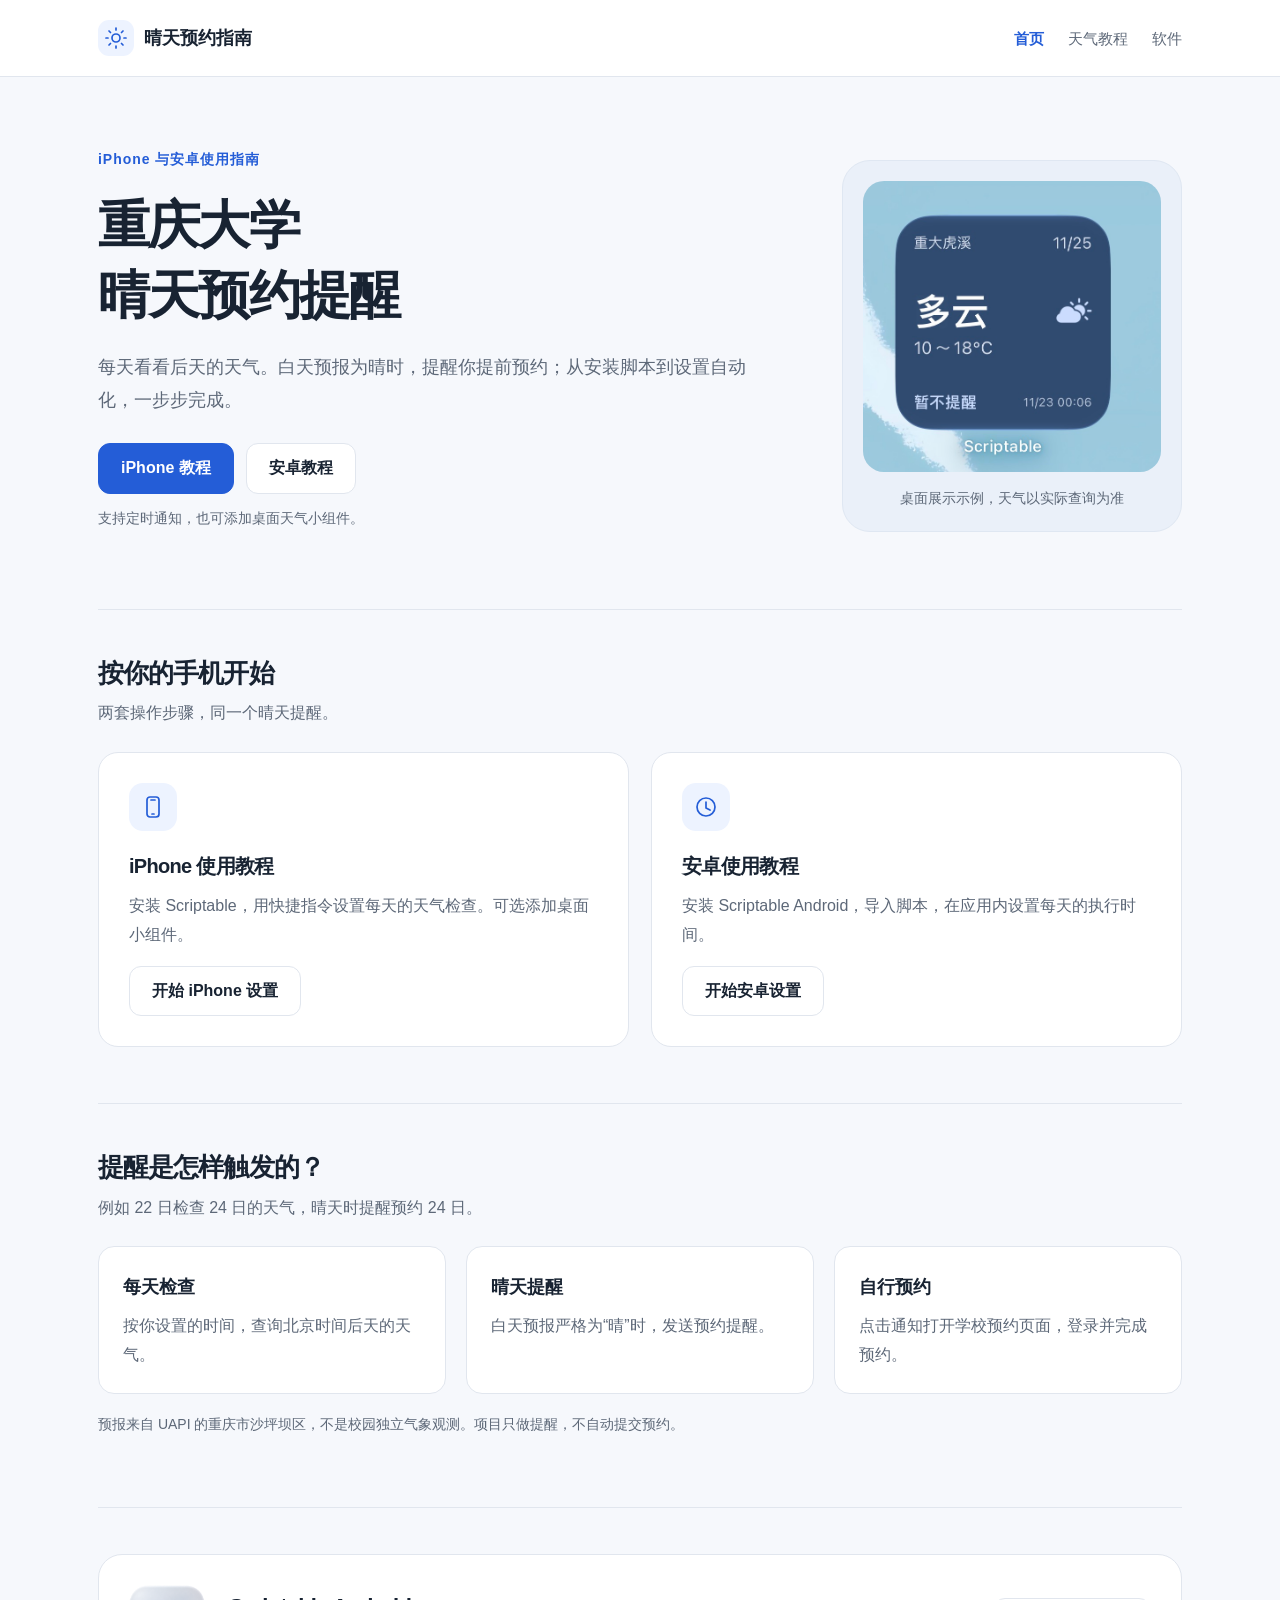
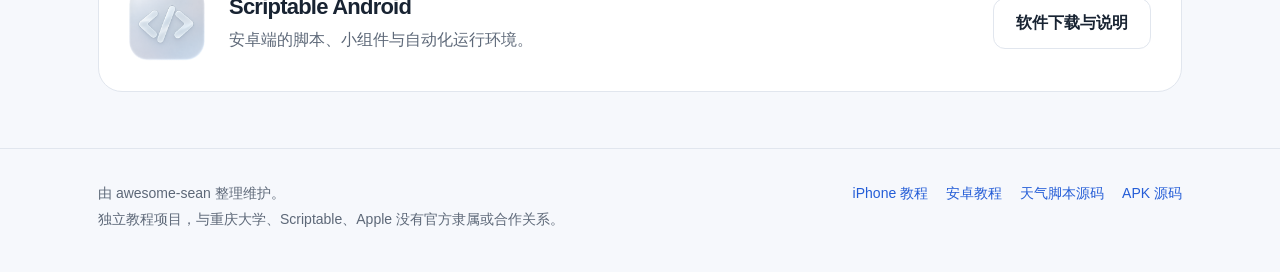
<file: index.html>
<!doctype html><html lang="zh-CN"><head><meta charset="utf-8"><meta name="viewport" content="width=device-width,initial-scale=1"><meta name="theme-color" content="#f6f8fc"><meta name="description" content="重庆大学晴天预约提醒双平台教程、Scriptable Android 软件和脚本下载。"><link rel="canonical" href="https://www.zhiyuxuan.click/"><link rel="icon" type="image/svg+xml" href="/assets/favicon.svg"><link rel="stylesheet" href="/assets/site.css?v=20261123"><script src="/assets/site.js?v=20261123" defer></script><title>首页 · 晴天预约指南</title></head><body data-site-version="guides-20261123"><a class="skip" href="#main">跳到正文</a><header class="site-header"><div class="shell header-inner"><a class="brand" href="/"><span class="brand-mark"><svg viewBox="0 0 24 24" aria-hidden="true"><circle cx="12" cy="12" r="4"/><path d="M12 2v2m0 16v2M2 12h2m16 0h2M5 5l1.5 1.5m11 11L19 19M19 5l-1.5 1.5m-11 11L5 19"/></svg></span>晴天预约指南</a><nav class="header-nav" aria-label="主导航"><a href="/" class="active" aria-current="page">首页</a><a href="/cqu/">天气教程</a><a href="/scriptable/">软件</a></nav></div></header><main id="main" class="shell"><section class="hero"><div><p class="eyebrow">iPhone 与安卓使用指南</p><h1>重庆大学<br>晴天预约提醒</h1><p class="lead">每天看看后天的天气。白天预报为晴时，提醒你提前预约；从安装脚本到设置自动化，一步步完成。</p><div class="actions"><a class="button primary" href="/cqu/iphone/">iPhone 教程</a><a class="button" href="/cqu/android/">安卓教程</a></div><p class="micro">支持定时通知，也可添加桌面天气小组件。</p></div><div class="hero-preview"><img src="/assets/iphone-widget.jpg" width="675" height="665" alt="天气小组件示例，展示后天的天气、温度与提醒状态"><p>桌面展示示例，天气以实际查询为准</p></div></section><section class="section"><div class="section-heading"><div><h2>按你的手机开始</h2><p>两套操作步骤，同一个晴天提醒。</p></div></div><div class="cards"><section class="card"><div class="card-icon"><svg viewBox="0 0 24 24" aria-hidden="true"><rect x="6" y="2" width="12" height="20" rx="3"/><path d="M10 5h4m-3 14h2"/></svg></div><h3>iPhone 使用教程</h3><p>安装 Scriptable，用快捷指令设置每天的天气检查。可选添加桌面小组件。</p><a class="button" href="/cqu/iphone/">开始 iPhone 设置</a></section><section class="card"><div class="card-icon"><svg viewBox="0 0 24 24" aria-hidden="true"><circle cx="12" cy="12" r="9"/><path d="M12 7v6l4 2"/></svg></div><h3>安卓使用教程</h3><p>安装 Scriptable Android，导入脚本，在应用内设置每天的执行时间。</p><a class="button" href="/cqu/android/">开始安卓设置</a></section></div></section><section class="section"><div class="section-heading"><div><h2>提醒是怎样触发的？</h2><p>例如 22 日检查 24 日的天气，晴天时提醒预约 24 日。</p></div></div><div class="step-flow"><div><strong>每天检查</strong><p>按你设置的时间，查询北京时间后天的天气。</p></div><div><strong>晴天提醒</strong><p>白天预报严格为“晴”时，发送预约提醒。</p></div><div><strong>自行预约</strong><p>点击通知打开学校预约页面，登录并完成预约。</p></div></div><p class="micro" style="margin-top:18px">预报来自 UAPI 的重庆市沙坪坝区，不是校园独立气象观测。项目只做提醒，不自动提交预约。</p></section><section class="section"><div class="app-strip"><img src="/assets/app-icon.png" width="76" height="76" alt="Scriptable Android 应用图标"><div><h2>Scriptable Android</h2><p>安卓端的脚本、小组件与自动化运行环境。</p></div><a class="button" href="/scriptable/">软件下载与说明</a></div></section></main><footer class="site-footer"><div class="shell footer-inner"><div>由 awesome-sean 整理维护。<br>独立教程项目，与重庆大学、Scriptable、Apple 没有官方隶属或合作关系。</div><div class="footer-links"><a href="/cqu/iphone/">iPhone 教程</a><a href="/cqu/android/">安卓教程</a><a href="https://github.com/awesome-sean/cqu-sunny-reservation">天气脚本源码</a><a href="https://github.com/awesome-sean/scriptable-android">APK 源码</a></div></div></footer></body></html>
</file>
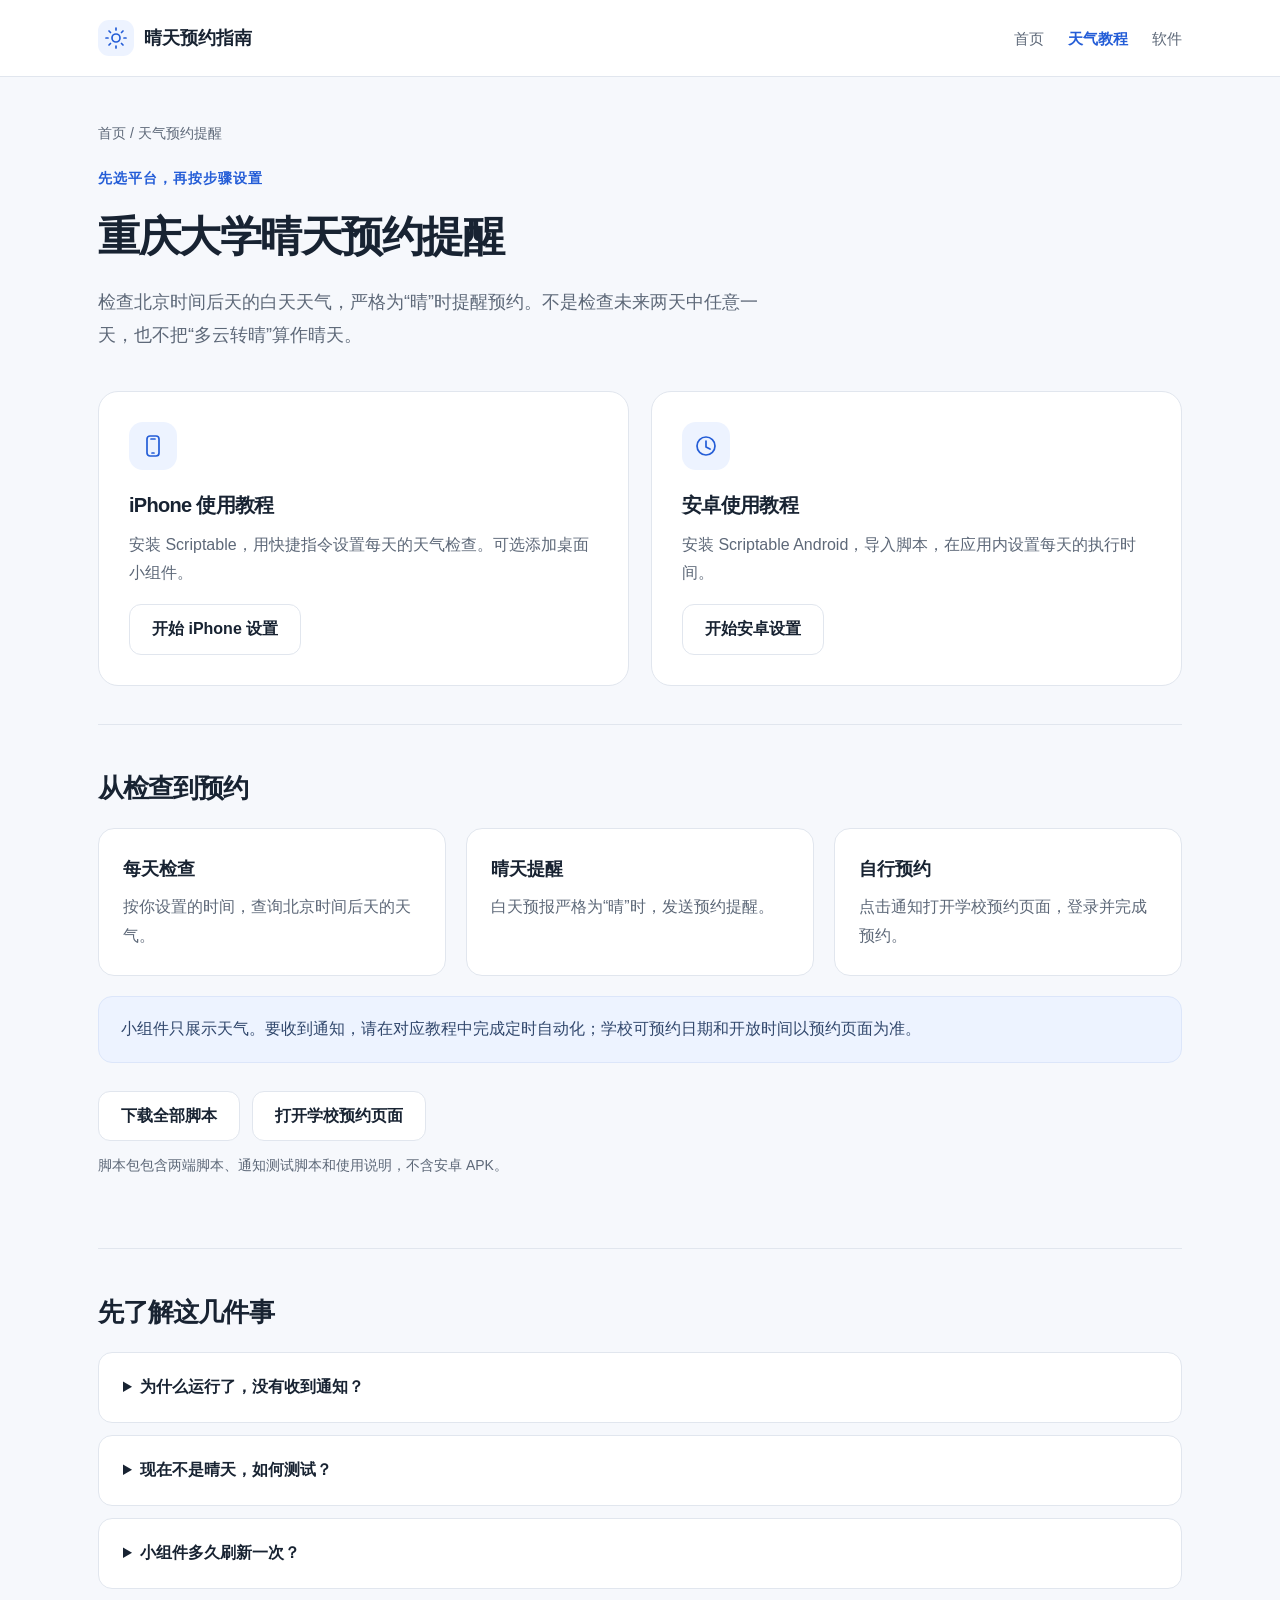
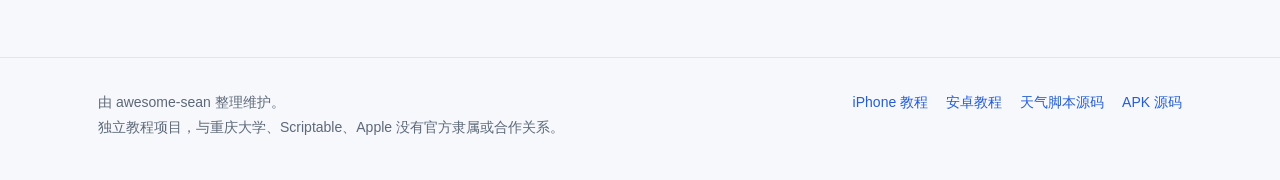
<file: cqu/index.html>
<!doctype html><html lang="zh-CN"><head><meta charset="utf-8"><meta name="viewport" content="width=device-width,initial-scale=1"><meta name="theme-color" content="#f6f8fc"><meta name="description" content="重庆大学提前两天的晴天预约提醒：iPhone、安卓教程和脚本下载。"><link rel="canonical" href="https://www.zhiyuxuan.click/cqu/"><link rel="icon" type="image/svg+xml" href="/assets/favicon.svg"><link rel="stylesheet" href="/assets/site.css?v=20261123"><script src="/assets/site.js?v=20261123" defer></script><title>天气预约教程 · 晴天预约指南</title></head><body data-site-version="guides-20261123"><a class="skip" href="#main">跳到正文</a><header class="site-header"><div class="shell header-inner"><a class="brand" href="/"><span class="brand-mark"><svg viewBox="0 0 24 24" aria-hidden="true"><circle cx="12" cy="12" r="4"/><path d="M12 2v2m0 16v2M2 12h2m16 0h2M5 5l1.5 1.5m11 11L19 19M19 5l-1.5 1.5m-11 11L5 19"/></svg></span>晴天预约指南</a><nav class="header-nav" aria-label="主导航"><a href="/">首页</a><a href="/cqu/" class="active" aria-current="page">天气教程</a><a href="/scriptable/">软件</a></nav></div></header><main id="main" class="shell"><header class="page-head"><p class="breadcrumb"><a href="/">首页</a> / 天气预约提醒</p><p class="eyebrow">先选平台，再按步骤设置</p><h1>重庆大学晴天预约提醒</h1><p class="lead">检查北京时间后天的白天天气，严格为“晴”时提醒预约。不是检查未来两天中任意一天，也不把“多云转晴”算作晴天。</p></header><div class="cards"><section class="card"><div class="card-icon"><svg viewBox="0 0 24 24" aria-hidden="true"><rect x="6" y="2" width="12" height="20" rx="3"/><path d="M10 5h4m-3 14h2"/></svg></div><h3>iPhone 使用教程</h3><p>安装 Scriptable，用快捷指令设置每天的天气检查。可选添加桌面小组件。</p><a class="button" href="/cqu/iphone/">开始 iPhone 设置</a></section><section class="card"><div class="card-icon"><svg viewBox="0 0 24 24" aria-hidden="true"><circle cx="12" cy="12" r="9"/><path d="M12 7v6l4 2"/></svg></div><h3>安卓使用教程</h3><p>安装 Scriptable Android，导入脚本，在应用内设置每天的执行时间。</p><a class="button" href="/cqu/android/">开始安卓设置</a></section></div><section class="section" style="margin-top:38px"><h2>从检查到预约</h2><div class="step-flow"><div><strong>每天检查</strong><p>按你设置的时间，查询北京时间后天的天气。</p></div><div><strong>晴天提醒</strong><p>白天预报严格为“晴”时，发送预约提醒。</p></div><div><strong>自行预约</strong><p>点击通知打开学校预约页面，登录并完成预约。</p></div></div><div class="notice">小组件只展示天气。要收到通知，请在对应教程中完成定时自动化；学校可预约日期和开放时间以预约页面为准。</div><div class="actions"><a class="button" href="/downloads/cqu-weather-scripts.zip" download>下载全部脚本</a><a class="button" href="https://mobilereserve.cqu.edu.cn/#/login">打开学校预约页面</a></div><p class="micro">脚本包包含两端脚本、通知测试脚本和使用说明，不含安卓 APK。</p></section><section class="section faq"><h2>先了解这几件事</h2><details><summary>为什么运行了，没有收到通知？</summary><p>天气脚本只有在后天白天预报为“晴”时才提醒。其他天气不提醒是正常的；还需检查通知权限以及自动化参数 notify。</p></details><details><summary>现在不是晴天，如何测试？</summary><p>每份教程都提供不判断天气、不联网的通知测试脚本。先手动运行，再设置 3～5 分钟后的定时任务，检查真实的通知触发时间。</p></details><details><summary>小组件多久刷新一次？</summary><p>刷新由系统与后台策略安排，不能代替定时通知。省电、网络或厂商限制可能导致延迟。</p></details></section></main><footer class="site-footer"><div class="shell footer-inner"><div>由 awesome-sean 整理维护。<br>独立教程项目，与重庆大学、Scriptable、Apple 没有官方隶属或合作关系。</div><div class="footer-links"><a href="/cqu/iphone/">iPhone 教程</a><a href="/cqu/android/">安卓教程</a><a href="https://github.com/awesome-sean/cqu-sunny-reservation">天气脚本源码</a><a href="https://github.com/awesome-sean/scriptable-android">APK 源码</a></div></div></footer></body></html>
</file>
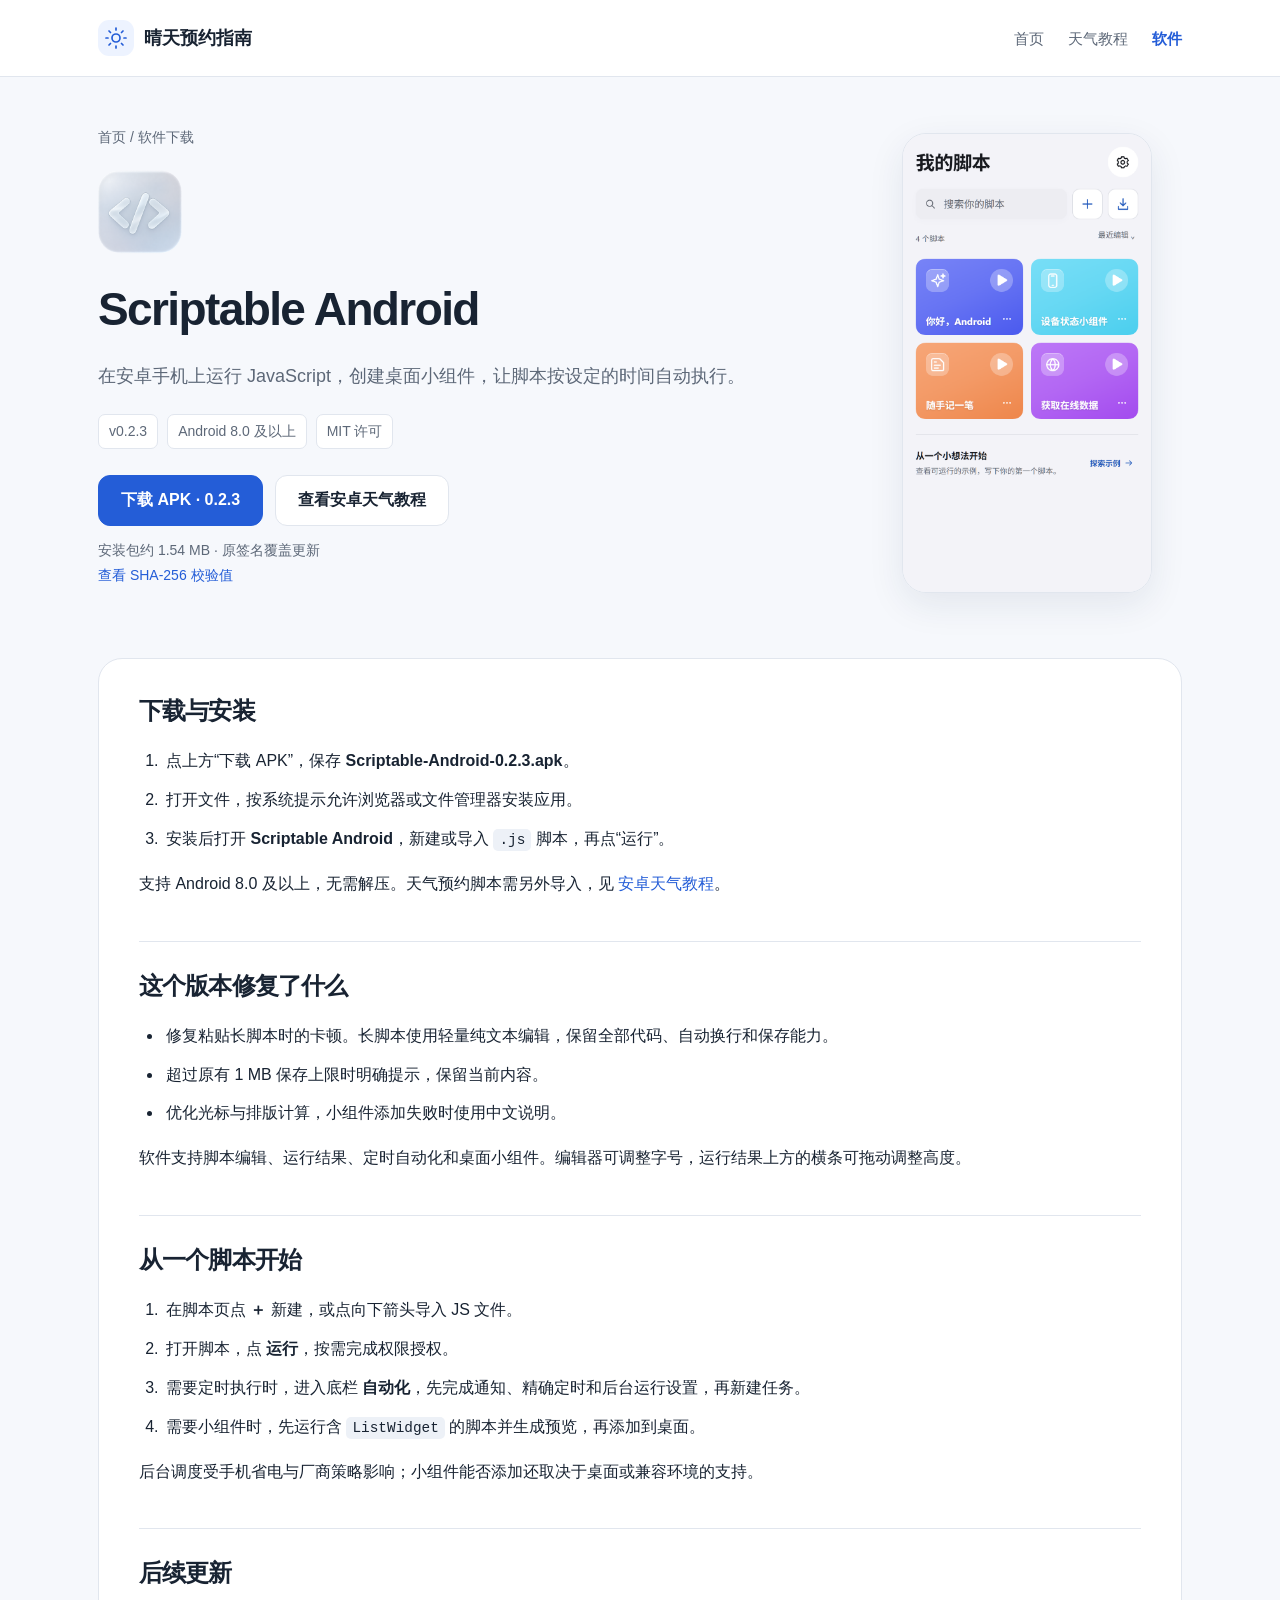
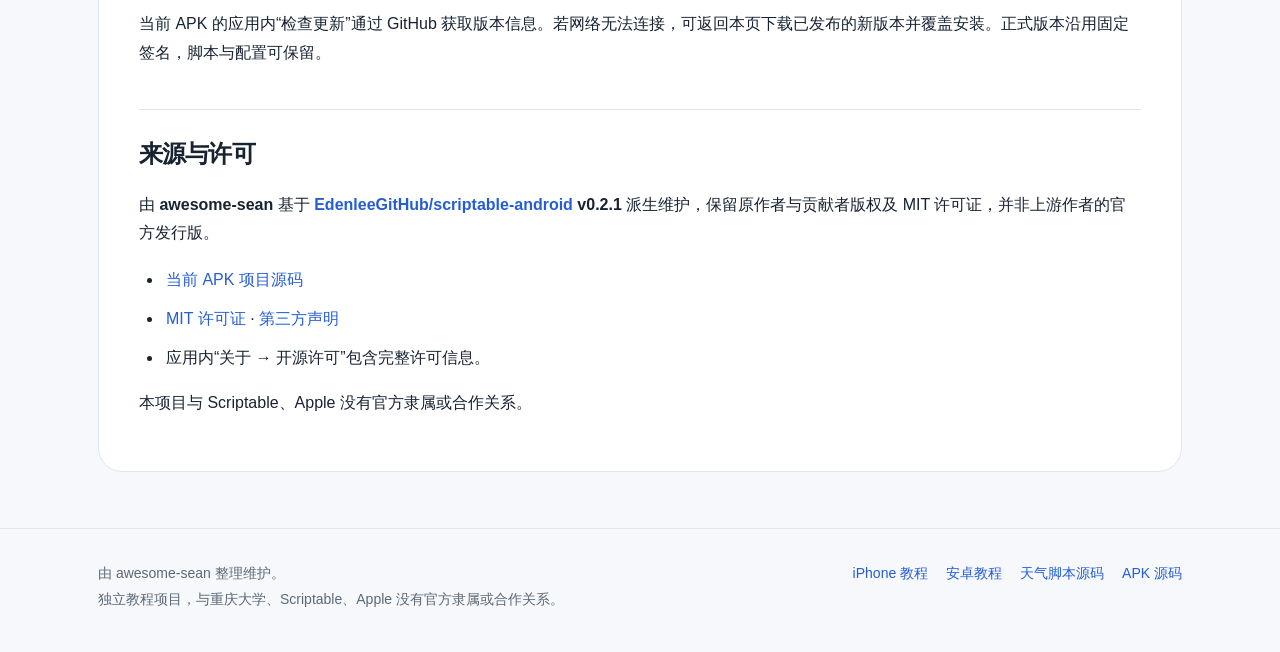
<file: scriptable/index.html>
<!doctype html><html lang="zh-CN"><head><meta charset="utf-8"><meta name="viewport" content="width=device-width,initial-scale=1"><meta name="theme-color" content="#f6f8fc"><meta name="description" content="Scriptable Android 0.2.3 安卓 APK 下载、使用说明与开源来源。"><link rel="canonical" href="https://www.zhiyuxuan.click/scriptable/"><link rel="icon" type="image/svg+xml" href="/assets/favicon.svg"><link rel="stylesheet" href="/assets/site.css?v=20261123"><script src="/assets/site.js?v=20261123" defer></script><title>Scriptable Android 下载 · 晴天预约指南</title></head><body data-site-version="guides-20261123"><a class="skip" href="#main">跳到正文</a><header class="site-header"><div class="shell header-inner"><a class="brand" href="/"><span class="brand-mark"><svg viewBox="0 0 24 24" aria-hidden="true"><circle cx="12" cy="12" r="4"/><path d="M12 2v2m0 16v2M2 12h2m16 0h2M5 5l1.5 1.5m11 11L19 19M19 5l-1.5 1.5m-11 11L5 19"/></svg></span>晴天预约指南</a><nav class="header-nav" aria-label="主导航"><a href="/">首页</a><a href="/cqu/">天气教程</a><a href="/scriptable/" class="active" aria-current="page">软件</a></nav></div></header><main id="main" class="shell"><section class="app-hero"><div><p class="breadcrumb"><a href="/">首页</a> / 软件下载</p><img class="app-icon" src="/assets/app-icon.png" width="84" height="84" alt="Scriptable Android 图标"><h1>Scriptable Android</h1><p class="lead">在安卓手机上运行 JavaScript，创建桌面小组件，让脚本按设定的时间自动执行。</p><div class="tags"><span class="tag">v0.2.3</span><span class="tag">Android 8.0 及以上</span><span class="tag">MIT 许可</span></div><div class="actions"><a class="button primary" href="/downloads/Scriptable-Android-0.2.3.apk" download>下载 APK · 0.2.3</a><a class="button" href="/cqu/android/">查看安卓天气教程</a></div><p class="download-meta">安装包约 1.54 MB · 原签名覆盖更新<br><a href="/downloads/SHA256.txt">查看 SHA-256 校验值</a></p></div><img class="app-shot" src="/assets/app-scripts.png" width="780" height="1688" alt="Scriptable Android 脚本列表界面"></section><section class="guide-body" style="margin-bottom:56px"><h2>下载与安装</h2>
<ol>
<li>点上方“下载 APK”，保存 <strong>Scriptable-Android-0.2.3.apk</strong>。</li>
<li>打开文件，按系统提示允许浏览器或文件管理器安装应用。</li>
<li>安装后打开 <strong>Scriptable Android</strong>，新建或导入 <code>.js</code> 脚本，再点“运行”。</li>
</ol>
<p>支持 Android 8.0 及以上，无需解压。天气预约脚本需另外导入，见 <a href="/cqu/android/">安卓天气教程</a>。</p>
<h2>这个版本修复了什么</h2>
<ul>
<li>修复粘贴长脚本时的卡顿。长脚本使用轻量纯文本编辑，保留全部代码、自动换行和保存能力。</li>
<li>超过原有 1 MB 保存上限时明确提示，保留当前内容。</li>
<li>优化光标与排版计算，小组件添加失败时使用中文说明。</li>
</ul>
<p>软件支持脚本编辑、运行结果、定时自动化和桌面小组件。编辑器可调整字号，运行结果上方的横条可拖动调整高度。</p>
<h2>从一个脚本开始</h2>
<ol>
<li>在脚本页点 <strong>＋</strong> 新建，或点向下箭头导入 JS 文件。</li>
<li>打开脚本，点 <strong>运行</strong>，按需完成权限授权。</li>
<li>需要定时执行时，进入底栏 <strong>自动化</strong>，先完成通知、精确定时和后台运行设置，再新建任务。</li>
<li>需要小组件时，先运行含 <code>ListWidget</code> 的脚本并生成预览，再添加到桌面。</li>
</ol>
<p>后台调度受手机省电与厂商策略影响；小组件能否添加还取决于桌面或兼容环境的支持。</p>
<h2>后续更新</h2>
<p>当前 APK 的应用内“检查更新”通过 GitHub 获取版本信息。若网络无法连接，可返回本页下载已发布的新版本并覆盖安装。正式版本沿用固定签名，脚本与配置可保留。</p>
<h2>来源与许可</h2>
<p>由 <strong>awesome-sean</strong> 基于 <strong><a href="https://github.com/EdenleeGitHub/scriptable-android">EdenleeGitHub/scriptable-android</a> v0.2.1</strong> 派生维护，保留原作者与贡献者版权及 MIT 许可证，并非上游作者的官方发行版。</p>
<ul>
<li><a href="https://github.com/awesome-sean/scriptable-android">当前 APK 项目源码</a></li>
<li><a href="/downloads/ANDROID-LICENSE.txt">MIT 许可证</a> · <a href="/downloads/ANDROID-THIRD-PARTY-NOTICES.txt">第三方声明</a></li>
<li>应用内“关于 → 开源许可”包含完整许可信息。</li>
</ul>
<p>本项目与 Scriptable、Apple 没有官方隶属或合作关系。</p></section></main><footer class="site-footer"><div class="shell footer-inner"><div>由 awesome-sean 整理维护。<br>独立教程项目，与重庆大学、Scriptable、Apple 没有官方隶属或合作关系。</div><div class="footer-links"><a href="/cqu/iphone/">iPhone 教程</a><a href="/cqu/android/">安卓教程</a><a href="https://github.com/awesome-sean/cqu-sunny-reservation">天气脚本源码</a><a href="https://github.com/awesome-sean/scriptable-android">APK 源码</a></div></div></footer></body></html>
</file>
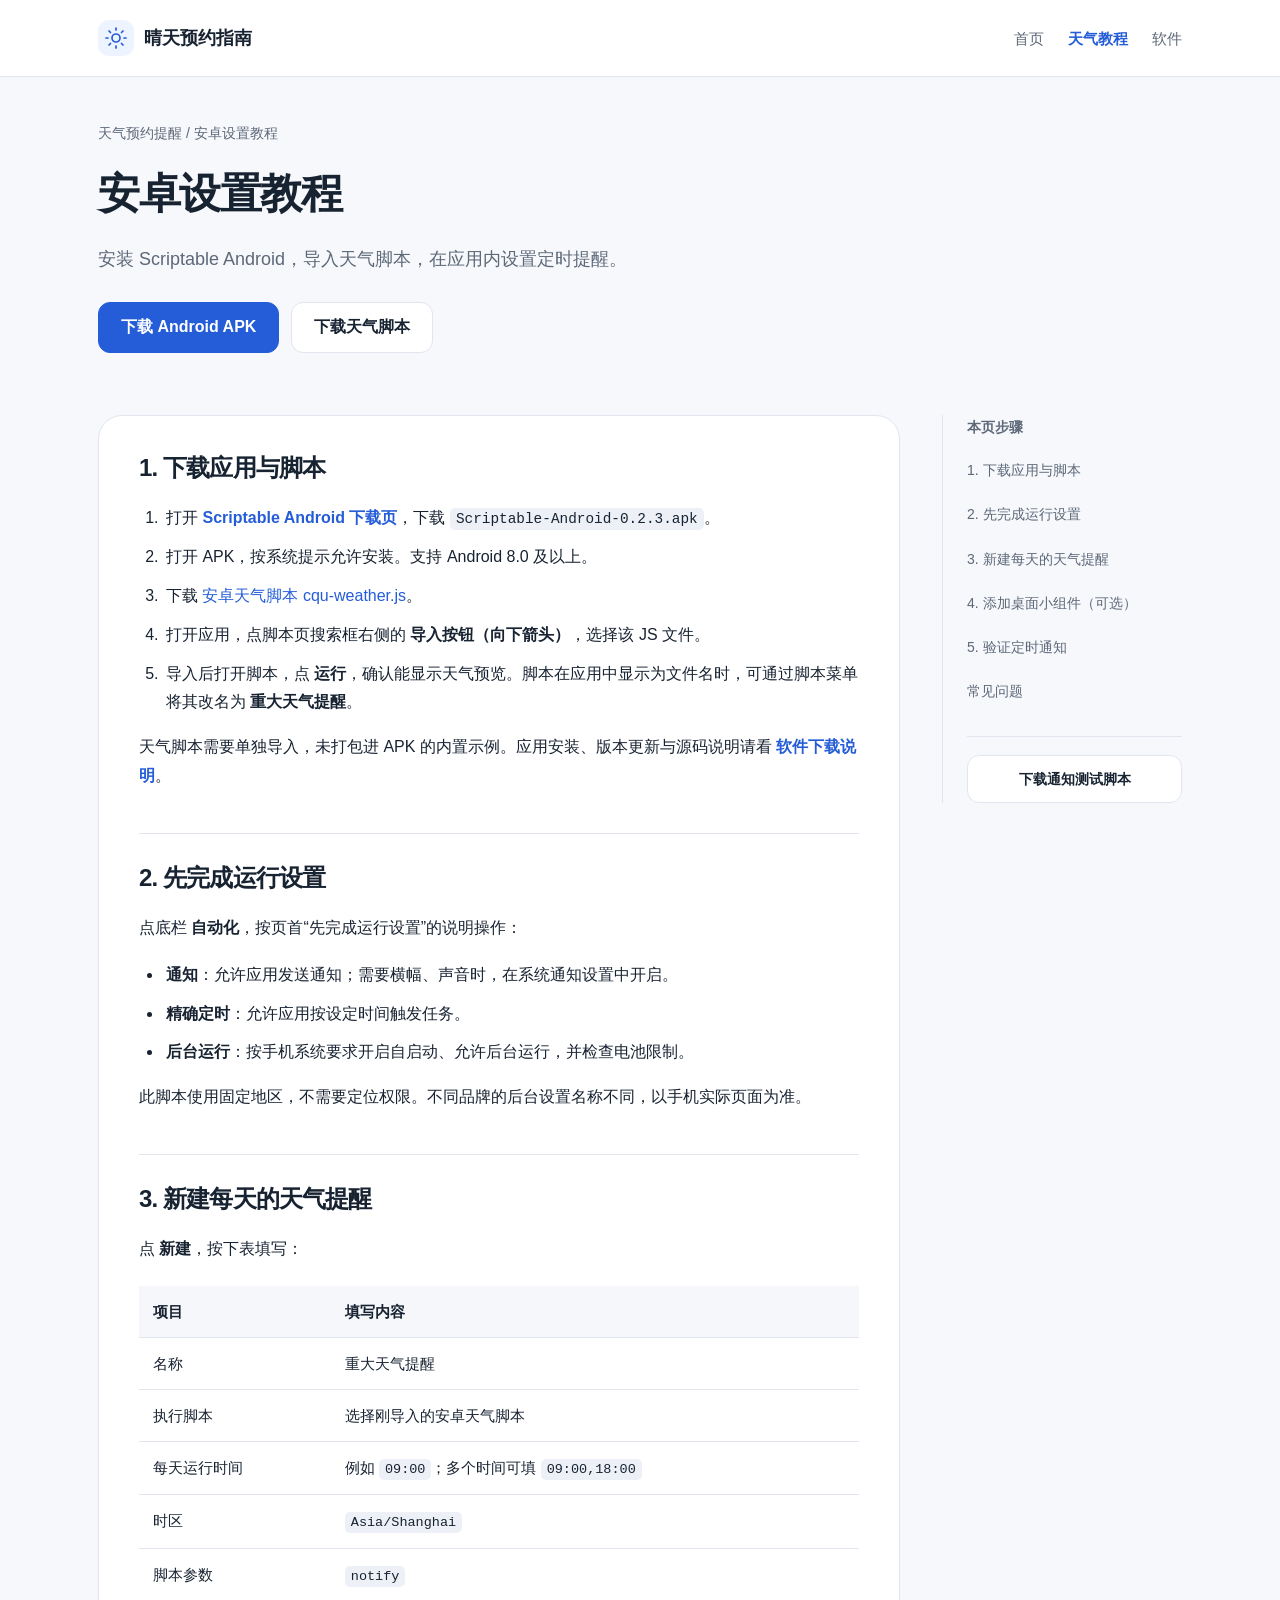
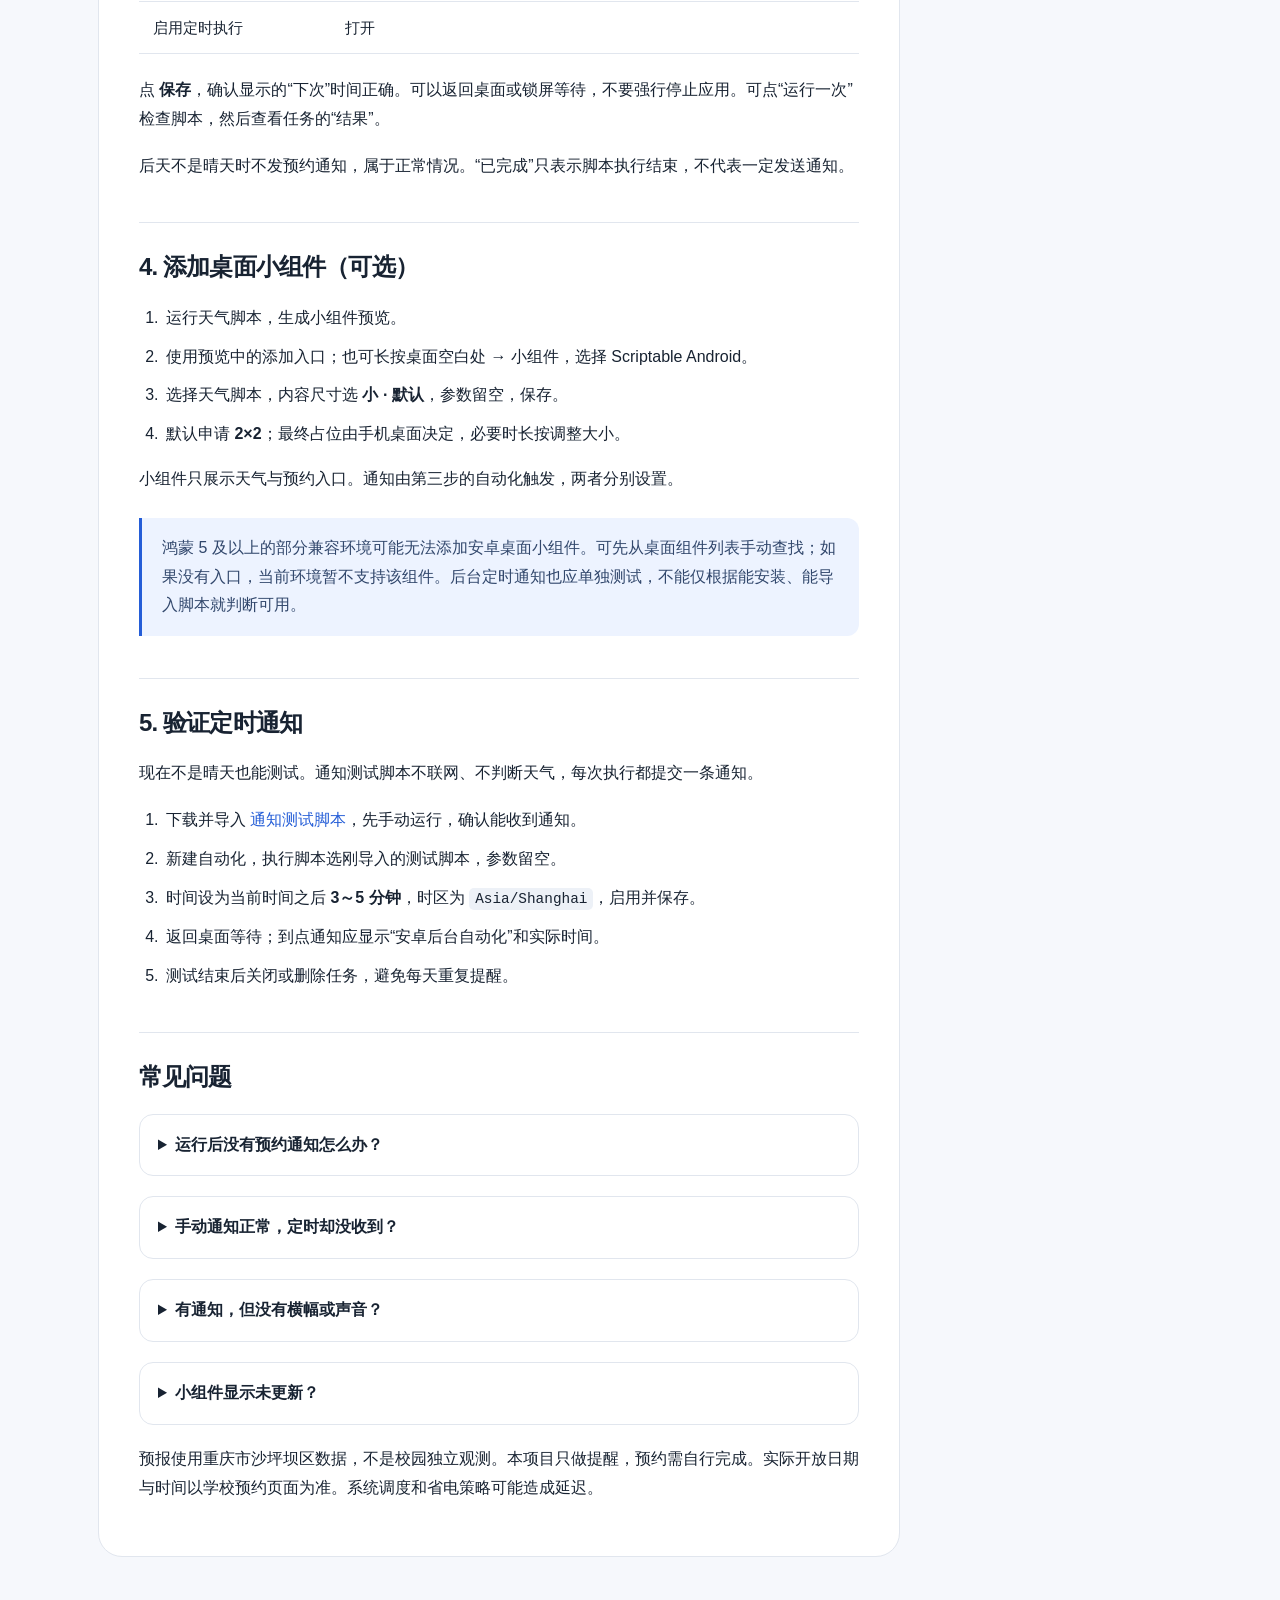
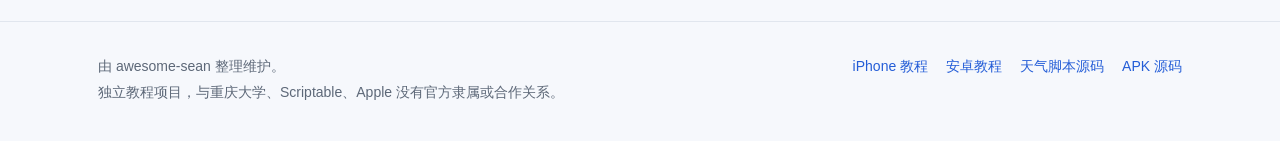
<file: cqu/android/index.html>
<!doctype html><html lang="zh-CN"><head><meta charset="utf-8"><meta name="viewport" content="width=device-width,initial-scale=1"><meta name="theme-color" content="#f6f8fc"><meta name="description" content="安装 Scriptable Android，导入天气脚本，在应用内设置定时提醒。"><link rel="canonical" href="https://www.zhiyuxuan.click/cqu/android/"><link rel="icon" type="image/svg+xml" href="/assets/favicon.svg"><link rel="stylesheet" href="/assets/site.css?v=20261123"><script src="/assets/site.js?v=20261123" defer></script><title>安卓设置教程 · 晴天预约指南</title></head><body data-site-version="guides-20261123"><a class="skip" href="#main">跳到正文</a><header class="site-header"><div class="shell header-inner"><a class="brand" href="/"><span class="brand-mark"><svg viewBox="0 0 24 24" aria-hidden="true"><circle cx="12" cy="12" r="4"/><path d="M12 2v2m0 16v2M2 12h2m16 0h2M5 5l1.5 1.5m11 11L19 19M19 5l-1.5 1.5m-11 11L5 19"/></svg></span>晴天预约指南</a><nav class="header-nav" aria-label="主导航"><a href="/">首页</a><a href="/cqu/" class="active" aria-current="page">天气教程</a><a href="/scriptable/">软件</a></nav></div></header><main id="main" class="shell"><header class="page-head"><p class="breadcrumb"><a href="/cqu/">天气预约提醒</a> / 安卓设置教程</p><h1>安卓设置教程</h1><p class="lead">安装 Scriptable Android，导入天气脚本，在应用内设置定时提醒。</p><div class="actions"><a class="button primary" href="/downloads/Scriptable-Android-0.2.3.apk" download>下载 Android APK</a><a class="button" href="/downloads/cqu-weather-android.js" download>下载天气脚本</a></div><span id="copy-status" class="copy-status" aria-live="polite"></span></header><div class="guide-layout"><aside class="toc"><p>本页步骤</p><nav aria-label="本页目录"><a href="#1">1. 下载应用与脚本</a><a href="#2">2. 先完成运行设置</a><a href="#3">3. 新建每天的天气提醒</a><a href="#4">4. 添加桌面小组件（可选）</a><a href="#5">5. 验证定时通知</a><a href="#_1">常见问题</a></nav><div class="toc-download"><a class="button" href="/downloads/test-notification.js" download>下载通知测试脚本</a></div></aside><article class="guide-body"><h2 id="1">1. 下载应用与脚本</h2>
<ol>
<li>打开 <strong><a href="/downloads/Scriptable-Android-0.2.3.apk" download>Scriptable Android 下载页</a></strong>，下载 <code>Scriptable-Android-0.2.3.apk</code>。</li>
<li>打开 APK，按系统提示允许安装。支持 Android 8.0 及以上。</li>
<li>下载 <a href="/downloads/cqu-weather-android.js" download>安卓天气脚本 cqu-weather.js</a>。</li>
<li>打开应用，点脚本页搜索框右侧的 <strong>导入按钮（向下箭头）</strong>，选择该 JS 文件。</li>
<li>导入后打开脚本，点 <strong>运行</strong>，确认能显示天气预览。脚本在应用中显示为文件名时，可通过脚本菜单将其改名为 <strong>重大天气提醒</strong>。</li>
</ol>
<p>天气脚本需要单独导入，未打包进 APK 的内置示例。应用安装、版本更新与源码说明请看 <strong><a href="/scriptable/">软件下载说明</a></strong>。</p>
<h2 id="2">2. 先完成运行设置</h2>
<p>点底栏 <strong>自动化</strong>，按页首“先完成运行设置”的说明操作：</p>
<ul>
<li><strong>通知</strong>：允许应用发送通知；需要横幅、声音时，在系统通知设置中开启。</li>
<li><strong>精确定时</strong>：允许应用按设定时间触发任务。</li>
<li><strong>后台运行</strong>：按手机系统要求开启自启动、允许后台运行，并检查电池限制。</li>
</ul>
<p>此脚本使用固定地区，不需要定位权限。不同品牌的后台设置名称不同，以手机实际页面为准。</p>
<h2 id="3">3. 新建每天的天气提醒</h2>
<p>点 <strong>新建</strong>，按下表填写：</p>
<div class="table-wrap"><table>
<thead>
<tr>
<th>项目</th>
<th>填写内容</th>
</tr>
</thead>
<tbody>
<tr>
<td>名称</td>
<td>重大天气提醒</td>
</tr>
<tr>
<td>执行脚本</td>
<td>选择刚导入的安卓天气脚本</td>
</tr>
<tr>
<td>每天运行时间</td>
<td>例如 <code>09:00</code>；多个时间可填 <code>09:00,18:00</code></td>
</tr>
<tr>
<td>时区</td>
<td><code>Asia/Shanghai</code></td>
</tr>
<tr>
<td>脚本参数</td>
<td><code>notify</code></td>
</tr>
<tr>
<td>启用定时执行</td>
<td>打开</td>
</tr>
</tbody>
</table></div>
<p>点 <strong>保存</strong>，确认显示的“下次”时间正确。可以返回桌面或锁屏等待，不要强行停止应用。可点“运行一次”检查脚本，然后查看任务的“结果”。</p>
<p>后天不是晴天时不发预约通知，属于正常情况。“已完成”只表示脚本执行结束，不代表一定发送通知。</p>
<h2 id="4">4. 添加桌面小组件（可选）</h2>
<ol>
<li>运行天气脚本，生成小组件预览。</li>
<li>使用预览中的添加入口；也可长按桌面空白处 → 小组件，选择 Scriptable Android。</li>
<li>选择天气脚本，内容尺寸选 <strong>小 · 默认</strong>，参数留空，保存。</li>
<li>默认申请 <strong>2×2</strong>；最终占位由手机桌面决定，必要时长按调整大小。</li>
</ol>
<p>小组件只展示天气与预约入口。通知由第三步的自动化触发，两者分别设置。</p>
<blockquote>
<p>鸿蒙 5 及以上的部分兼容环境可能无法添加安卓桌面小组件。可先从桌面组件列表手动查找；如果没有入口，当前环境暂不支持该组件。后台定时通知也应单独测试，不能仅根据能安装、能导入脚本就判断可用。</p>
</blockquote>
<h2 id="5">5. 验证定时通知</h2>
<p>现在不是晴天也能测试。通知测试脚本不联网、不判断天气，每次执行都提交一条通知。</p>
<ol>
<li>下载并导入 <a href="/downloads/test-notification.js" download>通知测试脚本</a>，先手动运行，确认能收到通知。</li>
<li>新建自动化，执行脚本选刚导入的测试脚本，参数留空。</li>
<li>时间设为当前时间之后 <strong>3～5 分钟</strong>，时区为 <code>Asia/Shanghai</code>，启用并保存。</li>
<li>返回桌面等待；到点通知应显示“安卓后台自动化”和实际时间。</li>
<li>测试结束后关闭或删除任务，避免每天重复提醒。</li>
</ol>
<h2 id="_1">常见问题</h2>
<details><summary>运行后没有预约通知怎么办？</summary><p>天气脚本只有在后天白天预报严格为“晴”时才发预约通知。还要确认参数填写 notify、网络可用，并已允许通知。</p></details>
<details><summary>手动通知正常，定时却没收到？</summary><p>先用测试脚本验证。iPhone 检查是否选择“立即运行”；安卓检查精确定时、自启动、后台与电池限制。返回自动化查看最近执行时间和结果。</p></details>
<details><summary>有通知，但没有横幅或声音？</summary><p>在系统的应用通知设置中检查横幅、声音和勿扰模式。提交通知不等于系统一定显示横幅。</p></details>
<details><summary>小组件显示未更新？</summary><p>检查网络，重新运行脚本查看错误。小组件不会用伪造天气代替查询结果。</p></details>

<p>预报使用重庆市沙坪坝区数据，不是校园独立观测。本项目只做提醒，预约需自行完成。实际开放日期与时间以学校预约页面为准。系统调度和省电策略可能造成延迟。</p></article></div></main><footer class="site-footer"><div class="shell footer-inner"><div>由 awesome-sean 整理维护。<br>独立教程项目，与重庆大学、Scriptable、Apple 没有官方隶属或合作关系。</div><div class="footer-links"><a href="/cqu/iphone/">iPhone 教程</a><a href="/cqu/android/">安卓教程</a><a href="https://github.com/awesome-sean/cqu-sunny-reservation">天气脚本源码</a><a href="https://github.com/awesome-sean/scriptable-android">APK 源码</a></div></div></footer></body></html>
</file>
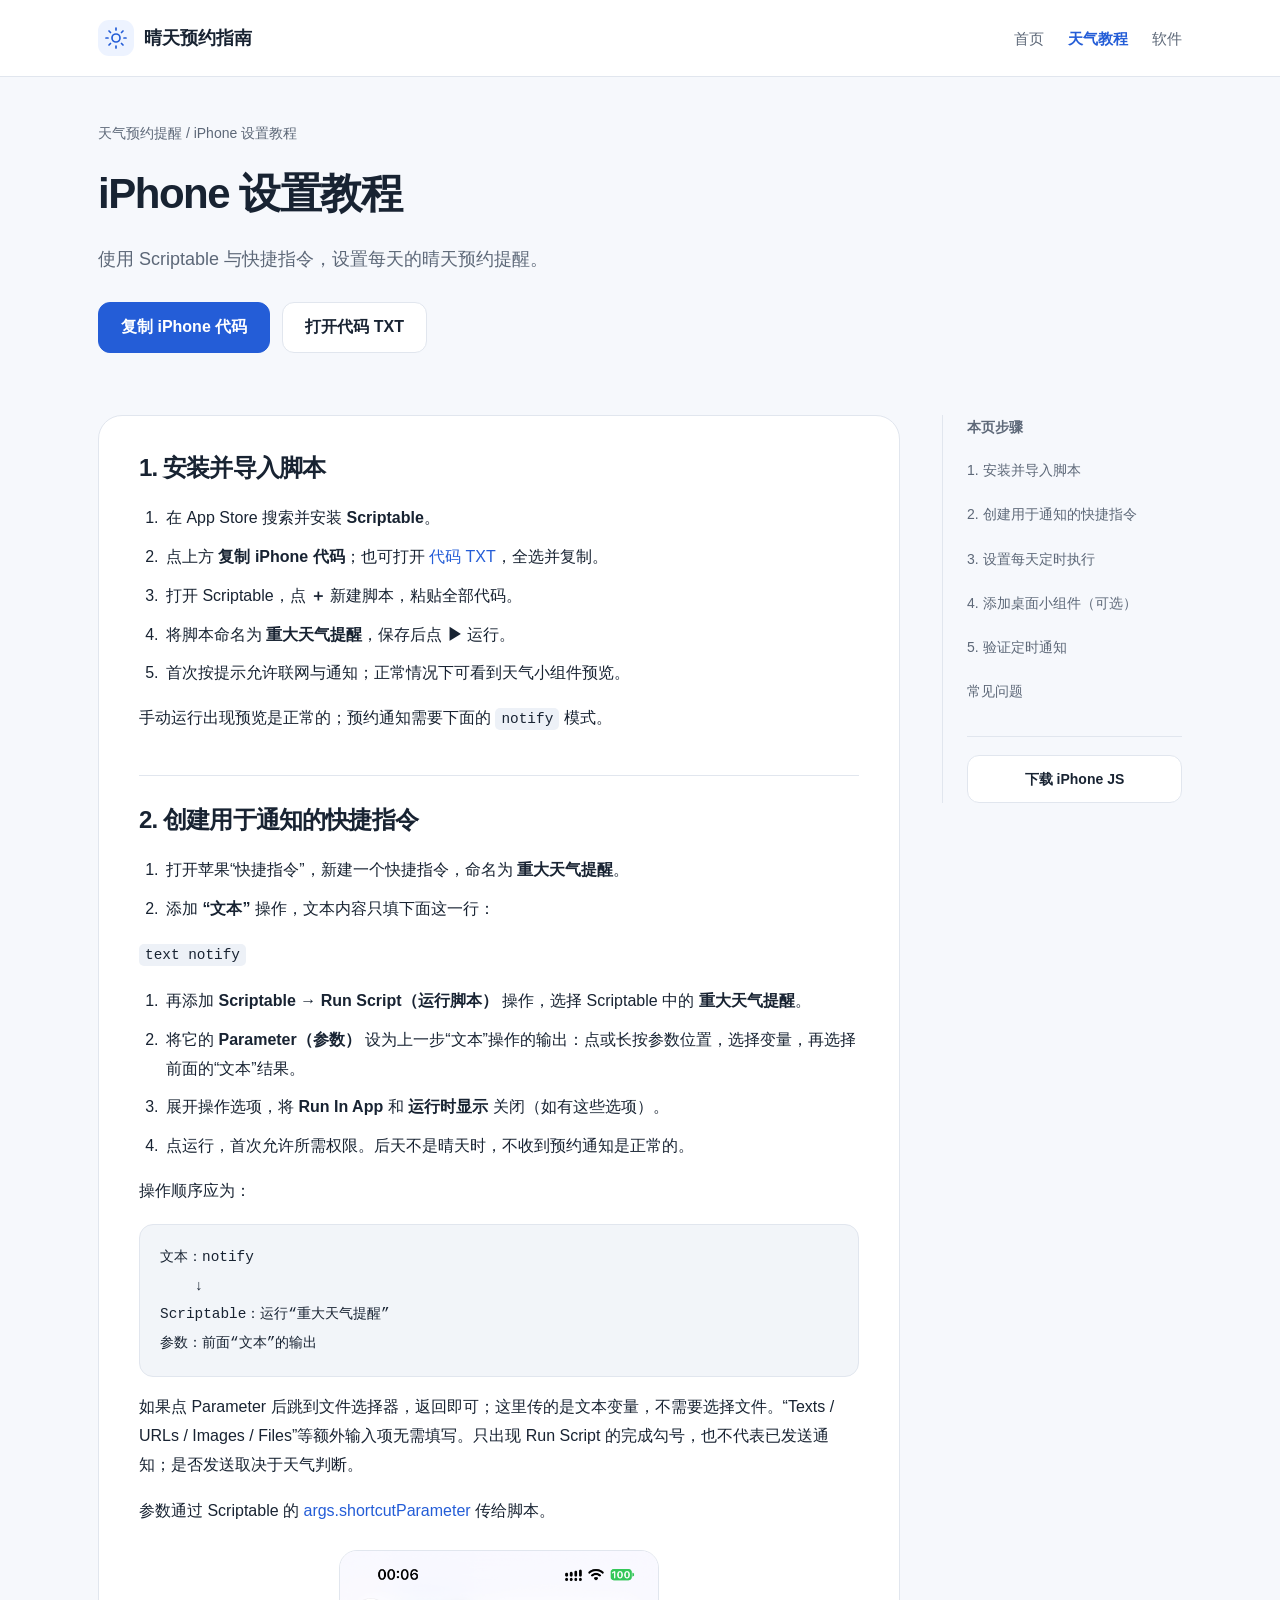
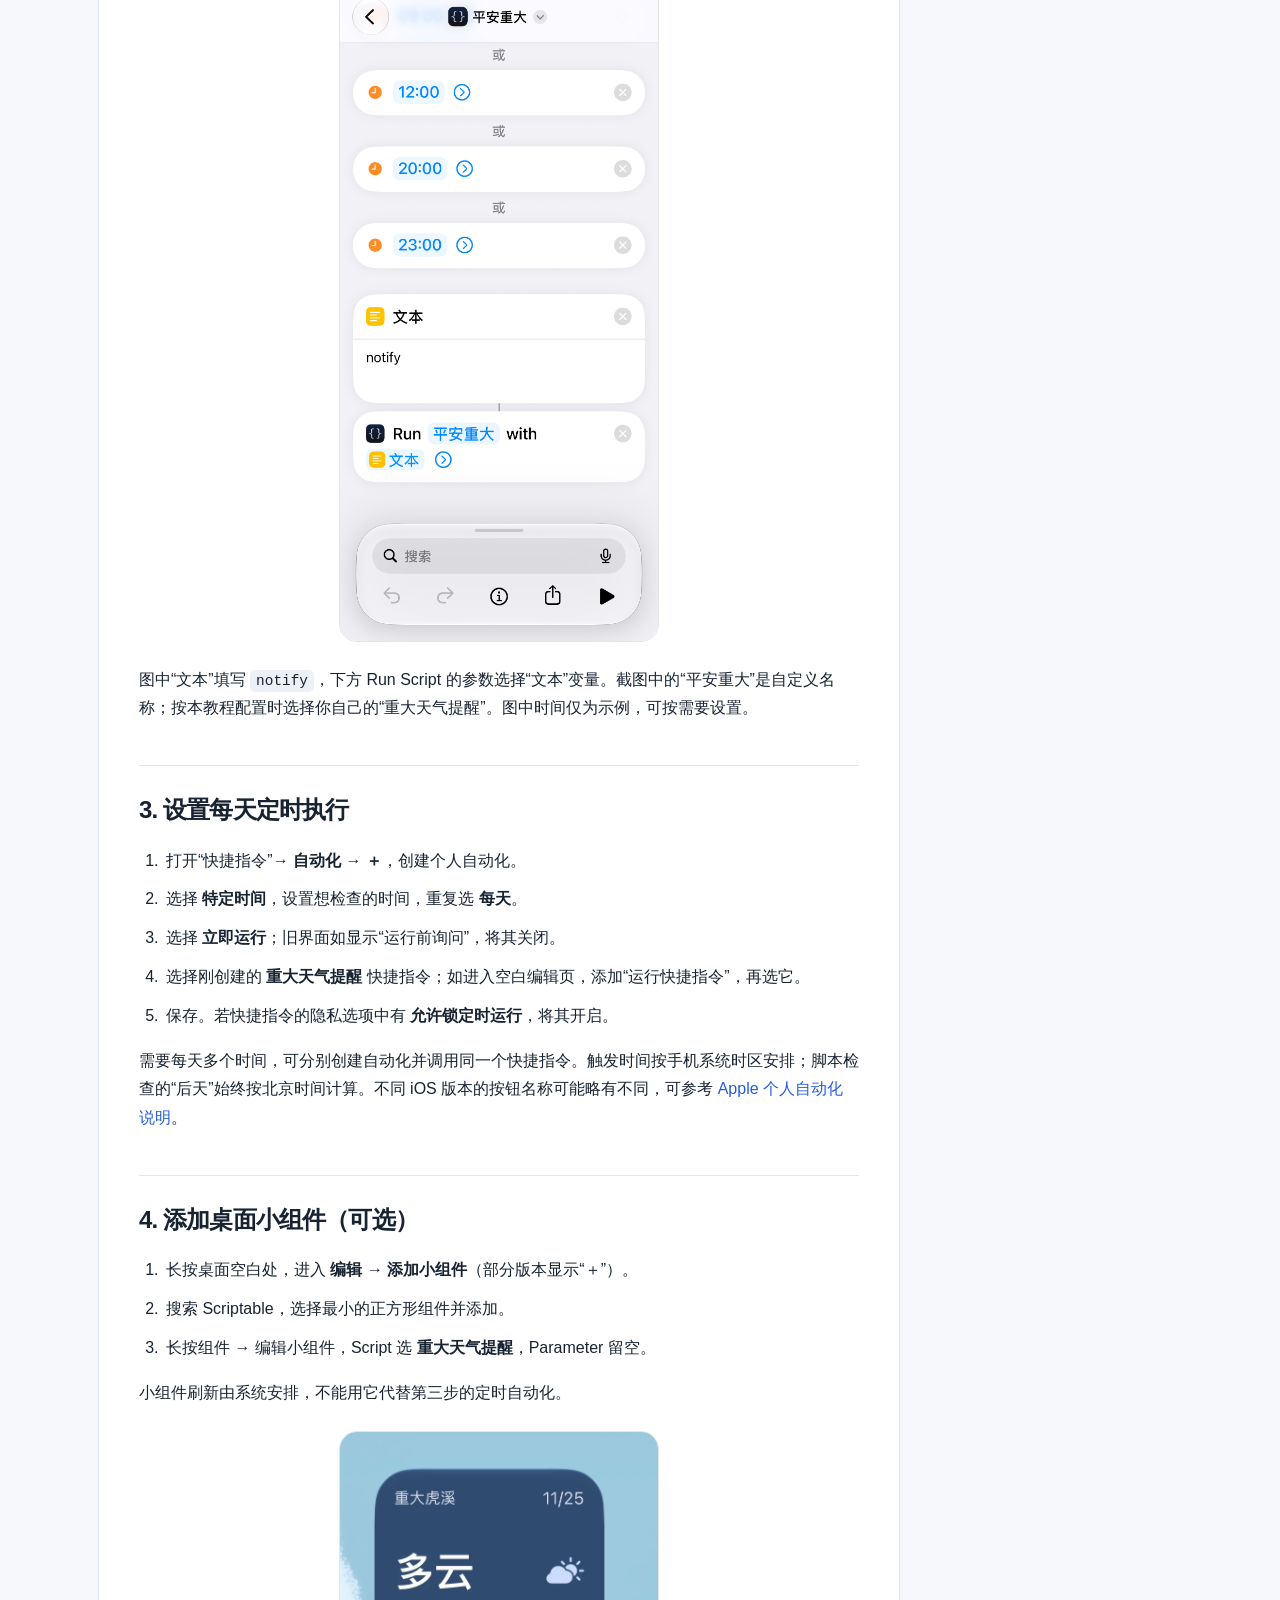
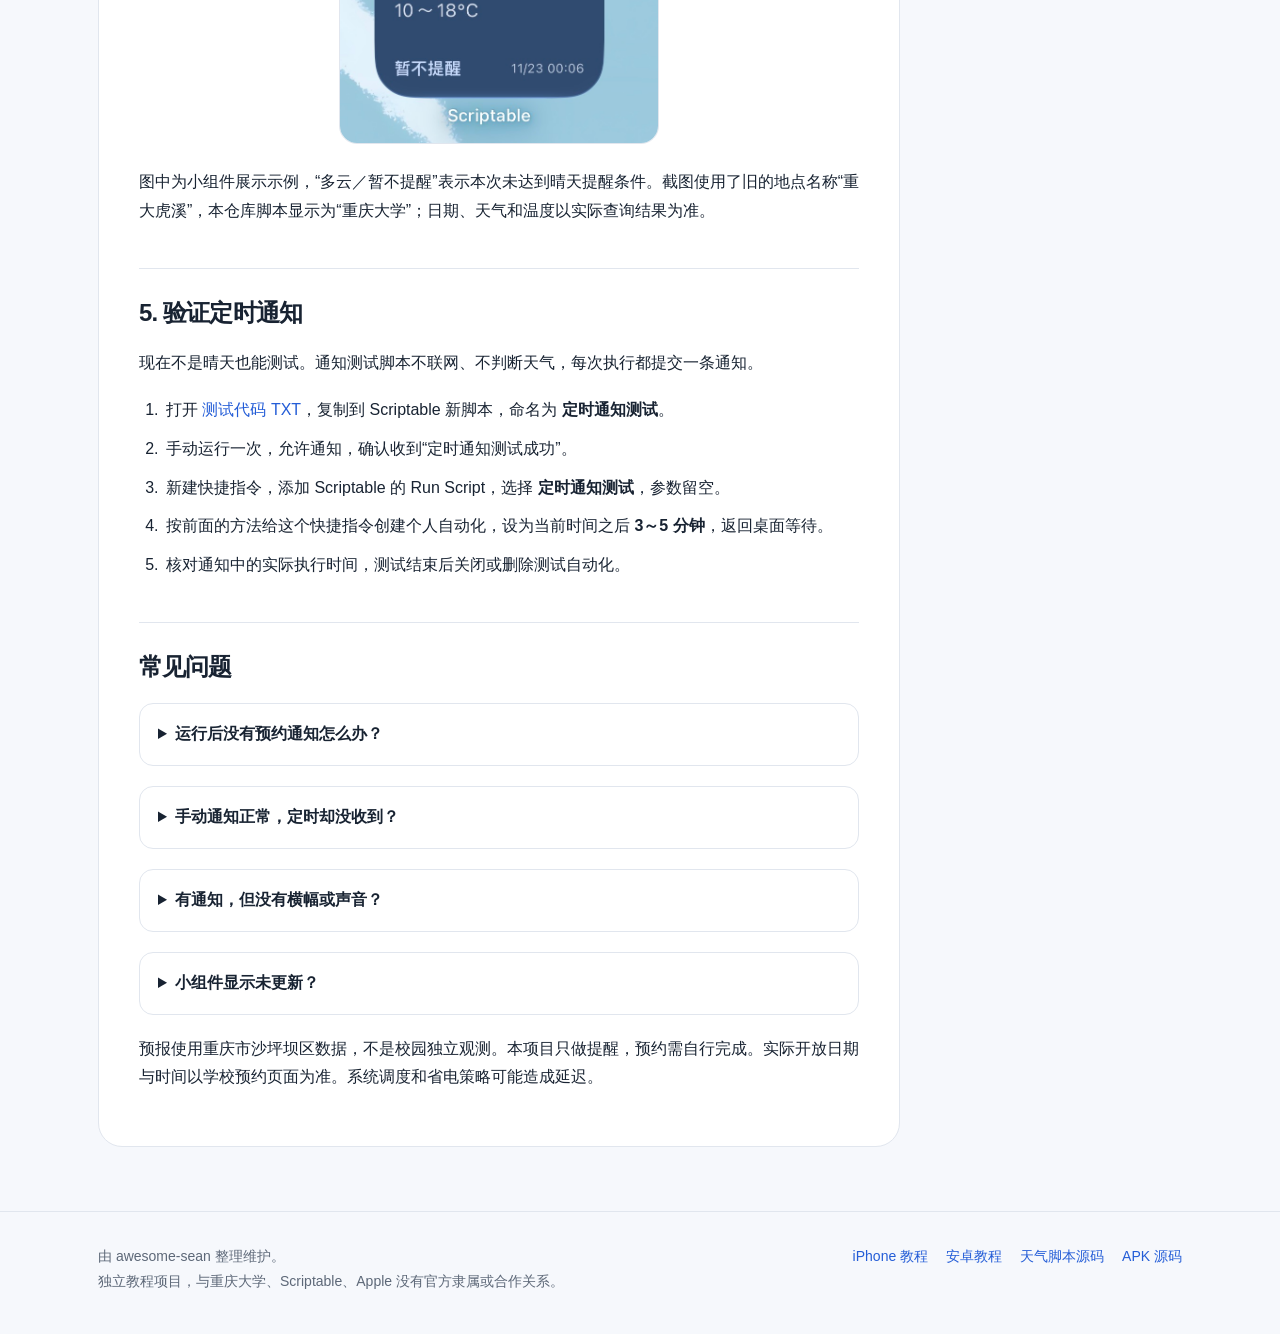
<file: cqu/iphone/index.html>
<!doctype html><html lang="zh-CN"><head><meta charset="utf-8"><meta name="viewport" content="width=device-width,initial-scale=1"><meta name="theme-color" content="#f6f8fc"><meta name="description" content="使用 Scriptable 与快捷指令，设置每天的晴天预约提醒。"><link rel="canonical" href="https://www.zhiyuxuan.click/cqu/iphone/"><link rel="icon" type="image/svg+xml" href="/assets/favicon.svg"><link rel="stylesheet" href="/assets/site.css?v=20261123"><script src="/assets/site.js?v=20261123" defer></script><title>iPhone 设置教程 · 晴天预约指南</title></head><body data-site-version="guides-20261123"><a class="skip" href="#main">跳到正文</a><header class="site-header"><div class="shell header-inner"><a class="brand" href="/"><span class="brand-mark"><svg viewBox="0 0 24 24" aria-hidden="true"><circle cx="12" cy="12" r="4"/><path d="M12 2v2m0 16v2M2 12h2m16 0h2M5 5l1.5 1.5m11 11L19 19M19 5l-1.5 1.5m-11 11L5 19"/></svg></span>晴天预约指南</a><nav class="header-nav" aria-label="主导航"><a href="/">首页</a><a href="/cqu/" class="active" aria-current="page">天气教程</a><a href="/scriptable/">软件</a></nav></div></header><main id="main" class="shell"><header class="page-head"><p class="breadcrumb"><a href="/cqu/">天气预约提醒</a> / iPhone 设置教程</p><h1>iPhone 设置教程</h1><p class="lead">使用 Scriptable 与快捷指令，设置每天的晴天预约提醒。</p><div class="actions"><button class="button primary" data-copy-code="/downloads/cqu-weather-ios.txt">复制 iPhone 代码</button><a class="button" href="/downloads/cqu-weather-ios.txt">打开代码 TXT</a></div><span id="copy-status" class="copy-status" aria-live="polite"></span></header><div class="guide-layout"><aside class="toc"><p>本页步骤</p><nav aria-label="本页目录"><a href="#1">1. 安装并导入脚本</a><a href="#2">2. 创建用于通知的快捷指令</a><a href="#3">3. 设置每天定时执行</a><a href="#4">4. 添加桌面小组件（可选）</a><a href="#5">5. 验证定时通知</a><a href="#_1">常见问题</a></nav><div class="toc-download"><a class="button" href="/downloads/cqu-weather-ios.js" download>下载 iPhone JS</a></div></aside><article class="guide-body"><h2 id="1">1. 安装并导入脚本</h2>
<ol>
<li>在 App Store 搜索并安装 <strong>Scriptable</strong>。</li>
<li>点上方 <strong>复制 iPhone 代码</strong>；也可打开 <a href="/downloads/cqu-weather-ios.txt">代码 TXT</a>，全选并复制。</li>
<li>打开 Scriptable，点 <strong>＋</strong> 新建脚本，粘贴全部代码。</li>
<li>将脚本命名为 <strong>重大天气提醒</strong>，保存后点 <strong>▶</strong> 运行。</li>
<li>首次按提示允许联网与通知；正常情况下可看到天气小组件预览。</li>
</ol>
<p>手动运行出现预览是正常的；预约通知需要下面的 <code>notify</code> 模式。</p>
<h2 id="2">2. 创建用于通知的快捷指令</h2>
<ol>
<li>打开苹果“快捷指令”，新建一个快捷指令，命名为 <strong>重大天气提醒</strong>。</li>
<li>添加 <strong>“文本”</strong> 操作，文本内容只填下面这一行：</li>
</ol>
<p><code>text
   notify</code></p>
<ol>
<li>再添加 <strong>Scriptable → Run Script（运行脚本）</strong> 操作，选择 Scriptable 中的 <strong>重大天气提醒</strong>。</li>
<li>将它的 <strong>Parameter（参数）</strong> 设为上一步“文本”操作的输出：点或长按参数位置，选择变量，再选择前面的“文本”结果。</li>
<li>展开操作选项，将 <strong>Run In App</strong> 和 <strong>运行时显示</strong> 关闭（如有这些选项）。</li>
<li>点运行，首次允许所需权限。后天不是晴天时，不收到预约通知是正常的。</li>
</ol>
<p>操作顺序应为：</p>
<pre><code class="language-text">文本：notify
    ↓
Scriptable：运行“重大天气提醒”
参数：前面“文本”的输出
</code></pre>
<p>如果点 Parameter 后跳到文件选择器，返回即可；这里传的是文本变量，不需要选择文件。“Texts / URLs / Images / Files”等额外输入项无需填写。只出现 Run Script 的完成勾号，也不代表已发送通知；是否发送取决于天气判断。</p>
<p>参数通过 Scriptable 的 <a href="https://docs.scriptable.app/args/#shortcutparameter">args.shortcutParameter</a> 传给脚本。</p>
<p align="center"><img src="/assets/iphone-shortcut.png" width="320" alt="iPhone 快捷指令配置：文本 notify 传入 Scriptable 运行脚本操作" /></p>

<p>图中“文本”填写 <code>notify</code>，下方 Run Script 的参数选择“文本”变量。截图中的“平安重大”是自定义名称；按本教程配置时选择你自己的“重大天气提醒”。图中时间仅为示例，可按需要设置。</p>
<h2 id="3">3. 设置每天定时执行</h2>
<ol>
<li>打开“快捷指令”→ <strong>自动化 → ＋</strong>，创建个人自动化。</li>
<li>选择 <strong>特定时间</strong>，设置想检查的时间，重复选 <strong>每天</strong>。</li>
<li>选择 <strong>立即运行</strong>；旧界面如显示“运行前询问”，将其关闭。</li>
<li>选择刚创建的 <strong>重大天气提醒</strong> 快捷指令；如进入空白编辑页，添加“运行快捷指令”，再选它。</li>
<li>保存。若快捷指令的隐私选项中有 <strong>允许锁定时运行</strong>，将其开启。</li>
</ol>
<p>需要每天多个时间，可分别创建自动化并调用同一个快捷指令。触发时间按手机系统时区安排；脚本检查的“后天”始终按北京时间计算。不同 iOS 版本的按钮名称可能略有不同，可参考 <a href="https://support.apple.com/zh-cn/guide/shortcuts/apd690170742/ios">Apple 个人自动化说明</a>。</p>
<h2 id="4">4. 添加桌面小组件（可选）</h2>
<ol>
<li>长按桌面空白处，进入 <strong>编辑 → 添加小组件</strong>（部分版本显示“＋”）。</li>
<li>搜索 Scriptable，选择最小的正方形组件并添加。</li>
<li>长按组件 → 编辑小组件，Script 选 <strong>重大天气提醒</strong>，Parameter 留空。</li>
</ol>
<p>小组件刷新由系统安排，不能用它代替第三步的定时自动化。</p>
<p align="center"><img src="/assets/iphone-widget.jpg" width="320" alt="iPhone 桌面天气小组件示例，展示目标日期、天气、温度和提醒状态" /></p>

<p>图中为小组件展示示例，“多云／暂不提醒”表示本次未达到晴天提醒条件。截图使用了旧的地点名称“重大虎溪”，本仓库脚本显示为“重庆大学”；日期、天气和温度以实际查询结果为准。</p>
<h2 id="5">5. 验证定时通知</h2>
<p>现在不是晴天也能测试。通知测试脚本不联网、不判断天气，每次执行都提交一条通知。</p>
<ol>
<li>打开 <a href="/downloads/test-notification.txt">测试代码 TXT</a>，复制到 Scriptable 新脚本，命名为 <strong>定时通知测试</strong>。</li>
<li>手动运行一次，允许通知，确认收到“定时通知测试成功”。</li>
<li>新建快捷指令，添加 Scriptable 的 Run Script，选择 <strong>定时通知测试</strong>，参数留空。</li>
<li>按前面的方法给这个快捷指令创建个人自动化，设为当前时间之后 <strong>3～5 分钟</strong>，返回桌面等待。</li>
<li>核对通知中的实际执行时间，测试结束后关闭或删除测试自动化。</li>
</ol>
<h2 id="_1">常见问题</h2>
<details><summary>运行后没有预约通知怎么办？</summary><p>天气脚本只有在后天白天预报严格为“晴”时才发预约通知。还要确认参数填写 notify、网络可用，并已允许通知。</p></details>
<details><summary>手动通知正常，定时却没收到？</summary><p>先用测试脚本验证。iPhone 检查是否选择“立即运行”；安卓检查精确定时、自启动、后台与电池限制。返回自动化查看最近执行时间和结果。</p></details>
<details><summary>有通知，但没有横幅或声音？</summary><p>在系统的应用通知设置中检查横幅、声音和勿扰模式。提交通知不等于系统一定显示横幅。</p></details>
<details><summary>小组件显示未更新？</summary><p>检查网络，重新运行脚本查看错误。小组件不会用伪造天气代替查询结果。</p></details>

<p>预报使用重庆市沙坪坝区数据，不是校园独立观测。本项目只做提醒，预约需自行完成。实际开放日期与时间以学校预约页面为准。系统调度和省电策略可能造成延迟。</p></article></div></main><footer class="site-footer"><div class="shell footer-inner"><div>由 awesome-sean 整理维护。<br>独立教程项目，与重庆大学、Scriptable、Apple 没有官方隶属或合作关系。</div><div class="footer-links"><a href="/cqu/iphone/">iPhone 教程</a><a href="/cqu/android/">安卓教程</a><a href="https://github.com/awesome-sean/cqu-sunny-reservation">天气脚本源码</a><a href="https://github.com/awesome-sean/scriptable-android">APK 源码</a></div></div></footer></body></html>
</file>
<file: assets/site.css>
:root{color-scheme:light;--bg:#f6f8fc;--surface:#fff;--text:#182332;--muted:#5d6878;--accent:#245dd7;--line:#e1e6ee;--soft:#edf3ff;--radius:20px;font-family:-apple-system,BlinkMacSystemFont,"Segoe UI","PingFang SC","Microsoft YaHei",sans-serif;color:var(--text);background:var(--bg)}
*{box-sizing:border-box}html{scroll-behavior:smooth;scroll-padding-top:100px}body{margin:0;font-size:16px;line-height:1.8}a{color:var(--accent);text-decoration:none}a:hover{text-decoration:underline}button{font:inherit;cursor:pointer}a,button{-webkit-tap-highlight-color:transparent}a:focus-visible,button:focus-visible,summary:focus-visible{outline:2px solid #56647a;outline-offset:4px}h1,h2,h3,p{margin-top:0}h1,h2,h3{line-height:1.35;letter-spacing:-.035em}h1{font-size:clamp(32px,4.2vw,52px);font-weight:750;margin-bottom:20px}h2{font-size:26px}h3{font-size:20px}img{display:block;max-width:100%;height:auto}svg{width:24px;height:24px;fill:none;stroke:currentColor;stroke-width:1.7;stroke-linecap:round;stroke-linejoin:round;flex:none}.shell{max-width:1140px;margin:auto;padding:0 28px}.skip{position:absolute;left:16px;top:-100px;background:white;padding:12px;z-index:100}.skip:focus{top:8px}.site-header{position:sticky;top:0;z-index:10;background:#fffffff5;border-bottom:1px solid var(--line)}.header-inner{height:76px;display:flex;align-items:center;justify-content:space-between;gap:24px}.brand{display:flex;align-items:center;gap:10px;color:var(--text);font-size:18px;font-weight:700;white-space:nowrap}.brand:hover{text-decoration:none}.brand-mark{width:36px;height:36px;display:grid;place-items:center;border-radius:11px;background:var(--soft);color:var(--accent)}.header-nav{display:flex;gap:24px;align-items:center}.header-nav a{font-size:15px;color:var(--muted);padding:12px 0;white-space:nowrap}.header-nav a.active{color:var(--accent);font-weight:650}.hero{display:grid;grid-template-columns:minmax(0,1fr) 340px;gap:72px;align-items:center;padding:70px 0 64px}.eyebrow{color:var(--accent);font-size:14px;font-weight:650;letter-spacing:.07em;margin-bottom:18px}.lead{font-size:18px;color:var(--muted);max-width:660px;line-height:1.85}.actions{display:flex;flex-wrap:wrap;gap:12px;margin:26px 0 12px}.button{display:inline-flex;align-items:center;justify-content:center;gap:9px;min-height:48px;padding:10px 22px;border:1px solid var(--line);border-radius:12px;background:var(--surface);color:var(--text);font-size:16px;font-weight:600;text-align:center}.button:hover{background:#eef2f8;text-decoration:none}.button.primary{background:var(--accent);border-color:var(--accent);color:white}.button.primary:hover{background:#1c4eb9}.button.subtle{background:transparent;border-color:transparent;color:var(--accent);padding-left:0}.button:active{transform:translateY(1px)}.micro{font-size:14px;color:var(--muted)}.hero-preview{background:#eaf0f9;border:1px solid #dfe7f2;border-radius:28px;padding:20px}.hero-preview img{width:100%;border-radius:21px}.hero-preview p{margin:14px 0 0;font-size:14px;color:var(--muted);text-align:center}.section{padding:46px 0 56px;border-top:1px solid var(--line)}.section-heading{display:flex;align-items:flex-start;justify-content:space-between;gap:24px;margin-bottom:24px}.section-heading h2{margin-bottom:8px}.section-heading p{color:var(--muted);margin:0}.cards{display:grid;grid-template-columns:1fr 1fr;gap:22px}.card{background:var(--surface);border:1px solid var(--line);border-radius:var(--radius);padding:30px;min-width:0}.card-icon{width:48px;height:48px;border-radius:14px;display:grid;place-items:center;margin-bottom:22px;color:var(--accent);background:var(--soft)}.card p{color:var(--muted)}.card .actions{margin-bottom:0}.card h3{margin-bottom:12px}.step-flow{display:grid;grid-template-columns:repeat(3,1fr);gap:20px}.step-flow div{background:var(--surface);border:1px solid var(--line);border-radius:16px;padding:24px}.step-flow strong{display:block;font-size:18px;margin-bottom:8px}.step-flow p{color:var(--muted);margin:0}.app-strip{background:var(--surface);border:1px solid var(--line);border-radius:24px;padding:30px;display:flex;align-items:center;gap:24px}.app-strip img{width:76px;height:76px;border-radius:19px;flex:none}.app-strip div{flex:1}.app-strip h2{font-size:22px;margin-bottom:5px}.app-strip p{margin:0;color:var(--muted)}.site-footer{border-top:1px solid var(--line);padding:32px 0 40px;color:var(--muted);font-size:14px}.footer-inner{display:flex;justify-content:space-between;gap:24px;flex-wrap:wrap}.footer-links{display:flex;flex-wrap:wrap;gap:18px}.page-head{padding:44px 0 28px}.breadcrumb{color:var(--muted);font-size:14px;margin-bottom:20px}.breadcrumb a{color:var(--muted)}.page-head h1{font-size:clamp(30px,4vw,42px)}.page-head .lead{margin-bottom:10px}.guide-layout{display:grid;grid-template-columns:minmax(0,1fr) 240px;gap:42px;align-items:start;padding-bottom:64px}.guide-body{grid-column:1;grid-row:1;min-width:0;background:var(--surface);border:1px solid var(--line);border-radius:24px;padding:36px 40px}.toc{grid-column:2;grid-row:1;position:sticky;top:104px;border-left:1px solid var(--line);padding-left:24px}.toc p{font-size:14px;font-weight:600;color:var(--muted);margin-bottom:10px}.toc nav{display:grid;gap:3px}.toc nav a{padding:8px 0;font-size:14px;color:var(--muted)}.toc .toc-download{margin-top:24px;border-top:1px solid var(--line);padding-top:18px}.toc .button{width:100%;font-size:14px;padding:9px 10px}.guide-body h2{font-size:24px;margin-top:42px;padding-top:28px;border-top:1px solid var(--line);scroll-margin-top:98px}.guide-body>h2:first-child{margin-top:0;padding-top:0;border:0}.guide-body h3{font-size:19px;margin-top:26px}.guide-body p{margin-bottom:18px}.guide-body li{padding-left:3px;margin-bottom:10px}.guide-body ol,.guide-body ul{padding-left:24px}.guide-body strong{font-weight:650}.guide-body code{font-family:ui-monospace,SFMono-Regular,Consolas,monospace;font-size:.9em;background:#edf1f7;padding:3px 6px;border-radius:5px;overflow-wrap:anywhere}.guide-body pre{background:#f2f5f9;border:1px solid var(--line);padding:18px 20px;border-radius:14px;white-space:pre-wrap;overflow-wrap:anywhere;line-height:1.8}.guide-body pre code{padding:0;background:transparent}.guide-body blockquote{background:var(--soft);border-left:3px solid var(--accent);padding:16px 20px;margin:24px 0;color:#31476c;border-radius:0 12px 12px 0}.guide-body blockquote p:last-child{margin-bottom:0}.guide-body img{max-width:min(320px,100%);margin:24px auto;border:1px solid var(--line);border-radius:18px}.table-wrap{overflow:auto;max-width:100%;margin:22px 0}.guide-body table{border-collapse:collapse;min-width:100%;font-size:15px}.guide-body th,.guide-body td{text-align:left;border-bottom:1px solid var(--line);padding:12px 14px;vertical-align:top}.guide-body th{background:#f5f7fb;font-weight:600;white-space:nowrap}.guide-body td:first-child{min-width:105px}.notice{background:var(--soft);border:1px solid #dce6fa;border-radius:14px;padding:18px 22px;color:#31476c;margin:20px 0 28px}.notice p:last-child{margin:0}.guide-body details{border:1px solid var(--line);border-radius:14px;margin:20px 0;padding:16px 18px}.guide-body summary{cursor:pointer;font-weight:600;min-height:28px}.code-source{max-height:360px;overflow:auto!important;font-size:13px!important}.copy-status{min-height:22px;font-size:14px;color:var(--muted);display:block}.app-hero{display:grid;grid-template-columns:minmax(0,1fr) 310px;gap:64px;padding:48px 0 56px;align-items:center}.app-icon{width:84px;height:84px;border-radius:22px;margin-bottom:24px}.app-hero h1{font-size:clamp(32px,4vw,46px)}.app-shot{width:250px;max-height:460px;object-fit:cover;object-position:top;border-radius:24px;box-shadow:0 12px 36px #172e4f16;border:1px solid var(--line);margin:auto}.tags{display:flex;flex-wrap:wrap;gap:9px;margin:20px 0}.tag{padding:4px 10px;border:1px solid var(--line);border-radius:7px;font-size:14px;color:var(--muted);background:white}.faq details{background:white;border:1px solid var(--line);border-radius:14px;padding:20px 24px;margin-bottom:12px}.faq summary{font-weight:600;cursor:pointer;min-height:28px}.faq p{margin:14px 0 0;color:var(--muted)}.download-meta{font-size:14px;color:var(--muted);margin-top:12px;overflow-wrap:anywhere}.download-meta a{white-space:nowrap}.next-guide{display:flex;justify-content:space-between;align-items:center;gap:24px;margin-top:30px;padding:24px;background:var(--soft);border-radius:16px}.next-guide p{margin:0}.status-toast{position:fixed;bottom:24px;left:50%;transform:translateX(-50%);padding:12px 18px;border-radius:12px;color:white;background:#263447;max-width:calc(100% - 32px);z-index:30}.status-toast[hidden]{display:none}
@media(max-width:800px){.hero{grid-template-columns:1fr 270px;gap:28px;padding-top:44px}.hero h1{font-size:36px}.guide-layout{grid-template-columns:1fr;gap:20px}.toc{grid-column:1;grid-row:1;position:static;border:1px solid var(--line);border-radius:16px;padding:18px 22px;background:white}.toc nav{grid-template-columns:1fr 1fr;gap:2px 18px}.toc .toc-download{display:none}.guide-body{grid-row:2;padding:28px}.app-hero{gap:28px;grid-template-columns:1fr 230px}.app-strip{flex-wrap:wrap}.app-strip>.button{margin-left:100px}.step-flow{gap:12px}.step-flow div{padding:18px}}
@media(max-width:600px){.shell{padding:0 20px}.header-inner{height:66px;gap:12px}.brand{font-size:16px;gap:8px}.brand-mark{width:30px;height:30px;border-radius:9px}.brand-mark svg{width:21px;height:21px}.header-nav{gap:16px}.header-nav a{font-size:14px}.hero{grid-template-columns:1fr;gap:34px;padding:36px 0 38px}.hero h1{font-size:36px;max-width:360px}.hero-preview{max-width:310px;margin:auto;padding:16px}.hero-preview p{font-size:14px}.lead{font-size:17px}.hero .actions .button{flex:1;padding-left:14px;padding-right:14px}.cards,.step-flow{grid-template-columns:1fr;gap:16px}.card{padding:25px}.card-icon{margin-bottom:17px}.section{padding:34px 0 40px}.section-heading{display:block}.section h2{font-size:24px}.app-strip{padding:22px;gap:16px}.app-strip img{width:56px;height:56px;border-radius:14px}.app-strip h2{font-size:20px}.app-strip p{font-size:15px}.app-strip>.button{margin-left:0;width:100%}.page-head{padding-top:28px}.page-head h1{font-size:32px}.page-head .actions .button{padding:10px 16px}.guide-body{padding:24px 20px;border-radius:18px}.guide-body h2{font-size:22px}.guide-body table{font-size:14px}.guide-body td,.guide-body th{padding:10px}.guide-layout{padding-bottom:40px}.guide-body pre{padding:15px;font-size:14px}.toc{padding:16px 18px}.toc nav a{font-size:14px}.app-hero{grid-template-columns:1fr;padding-top:28px}.app-hero .app-shot{display:none}.app-icon{width:72px;height:72px;border-radius:18px}.next-guide{display:block;padding:20px}.next-guide .button{margin-top:16px}.footer-inner{display:block}.footer-links{gap:10px 18px;margin-top:15px}.site-footer{padding-bottom:28px}}
@media(prefers-reduced-motion:reduce){html{scroll-behavior:auto}*{transition:none!important}}
</file>
